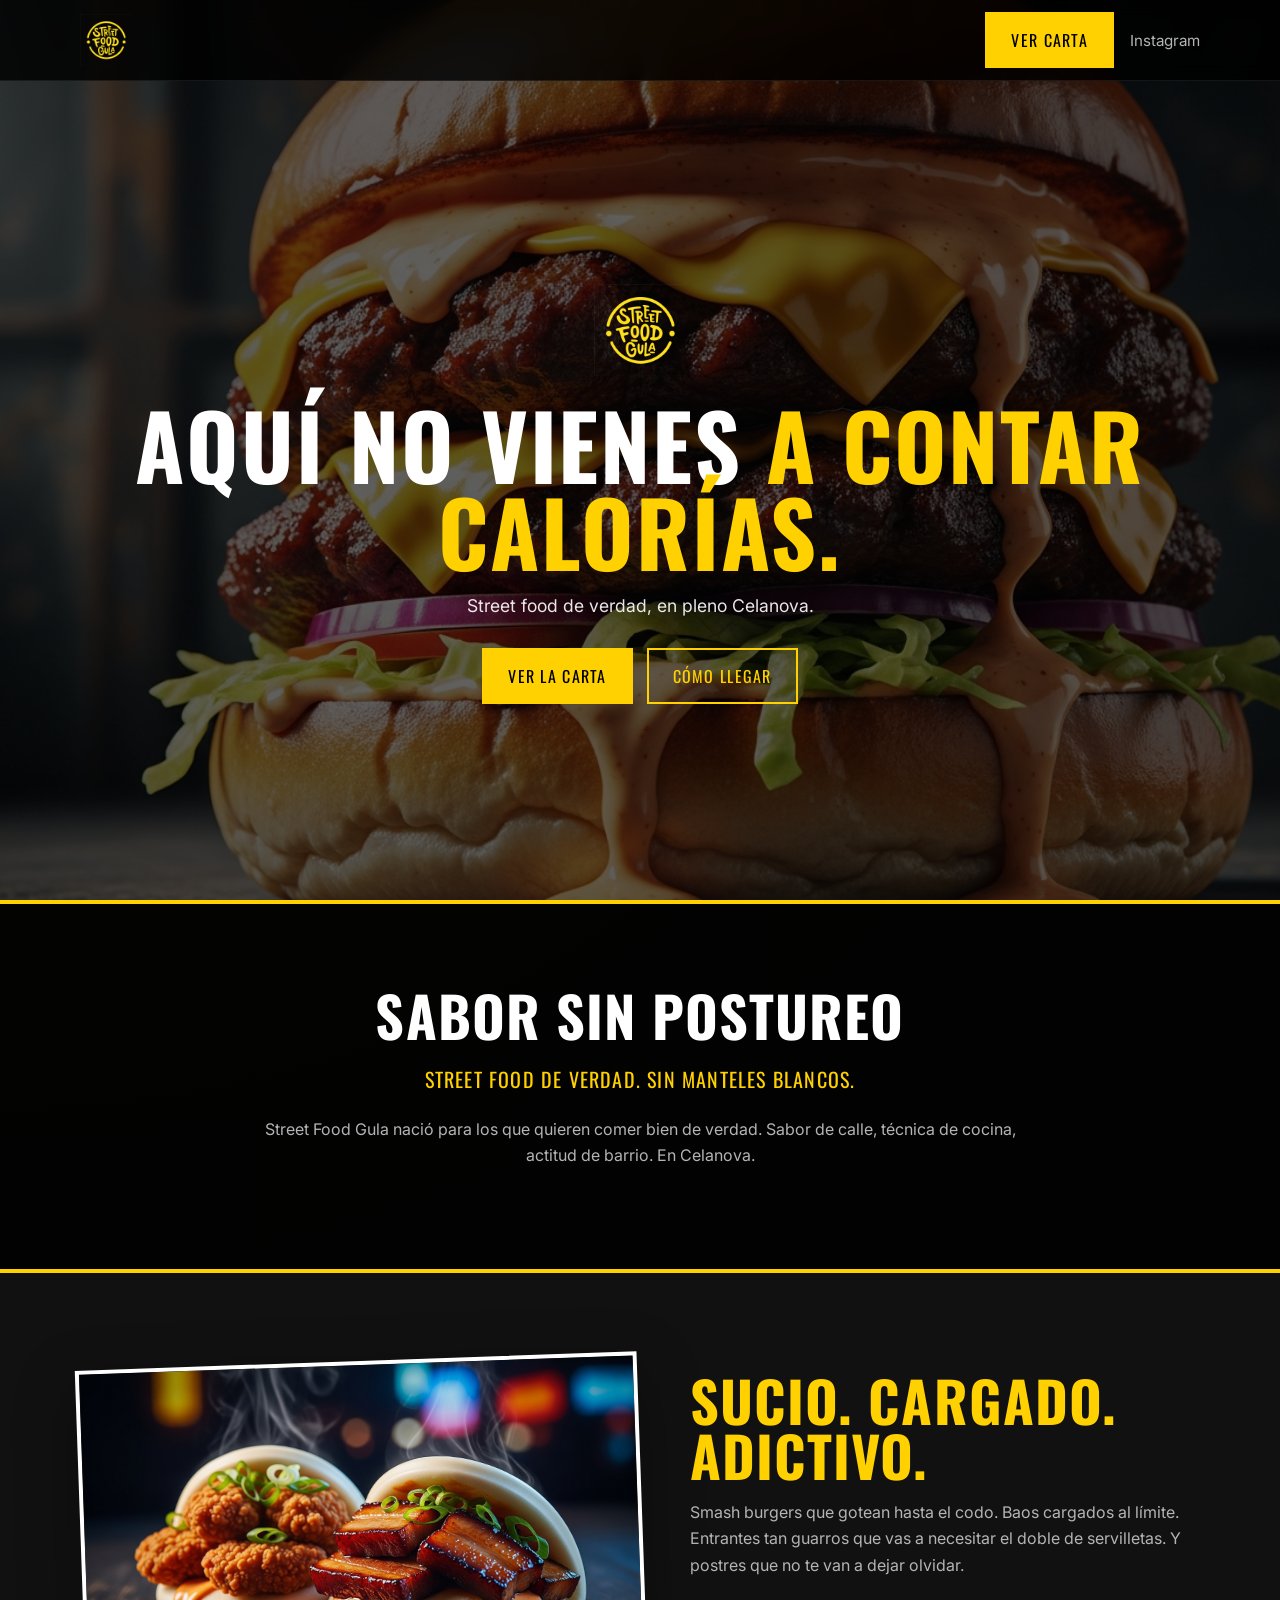
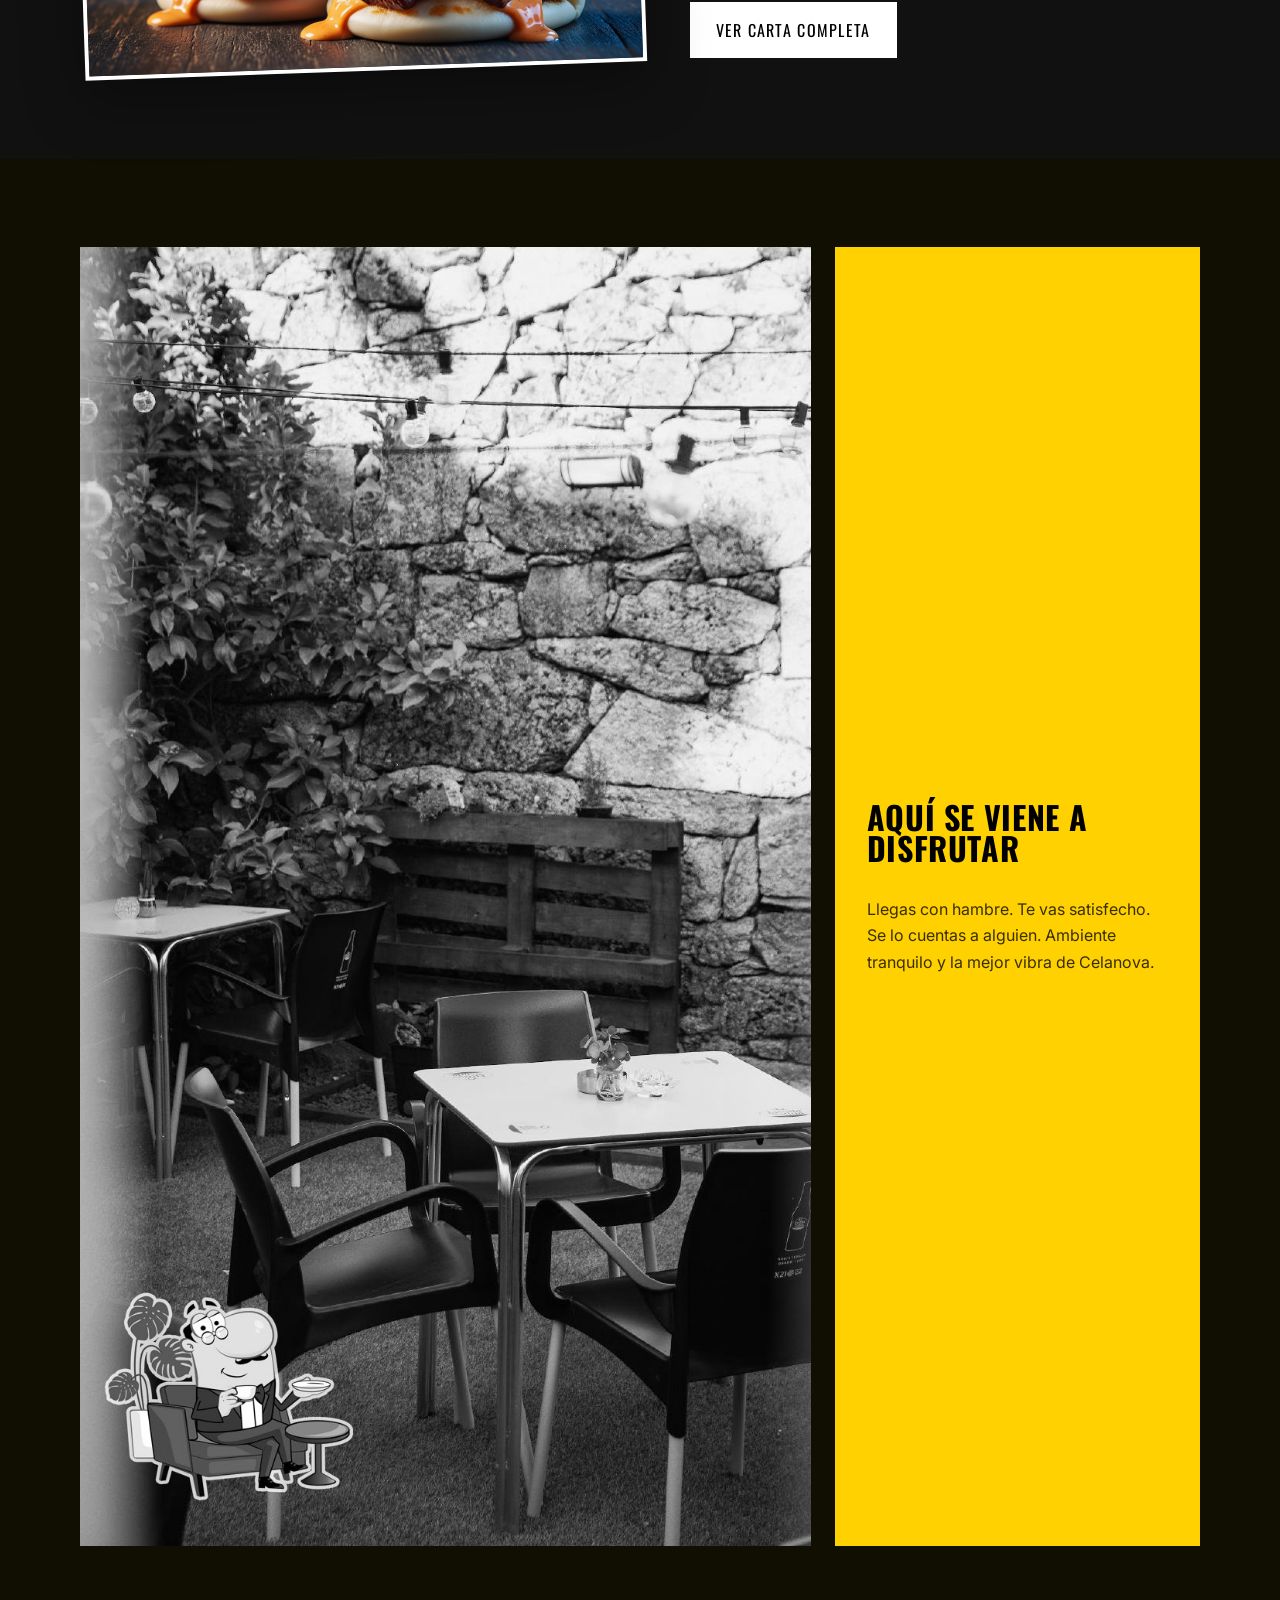
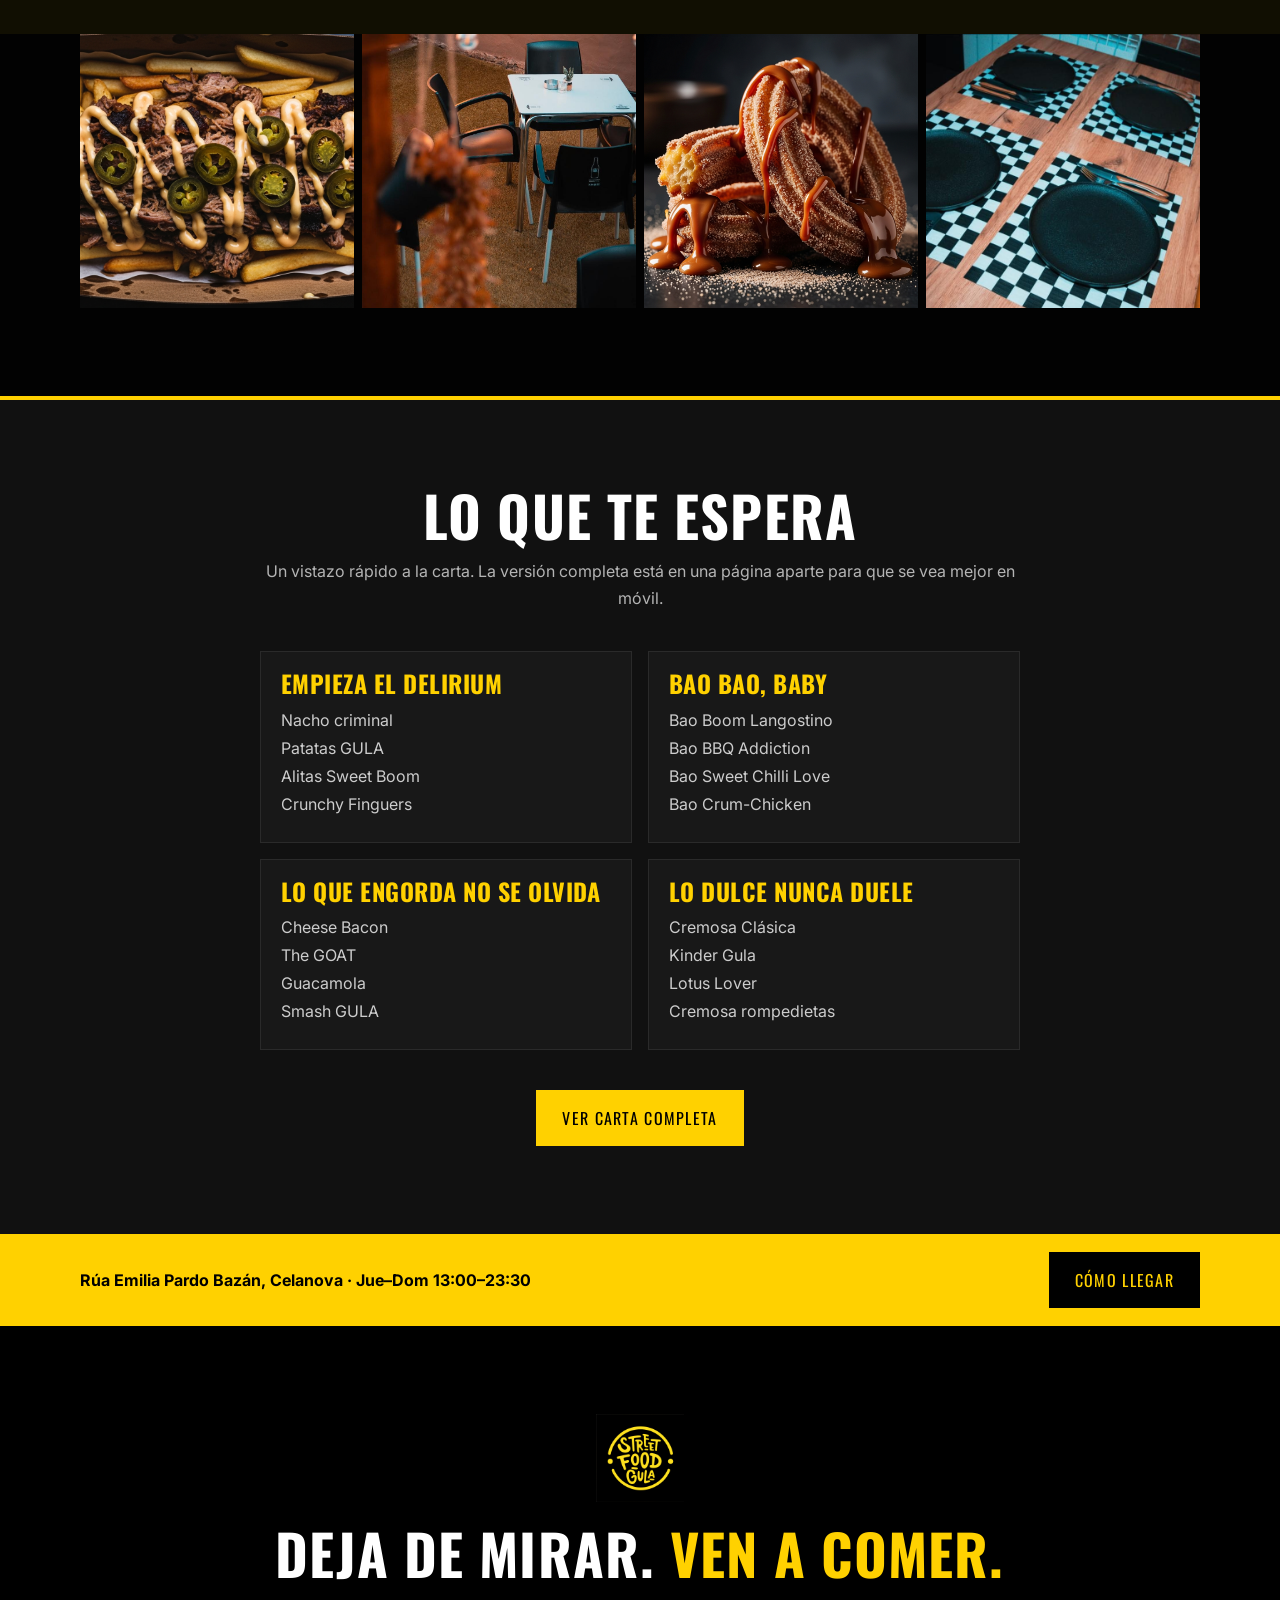
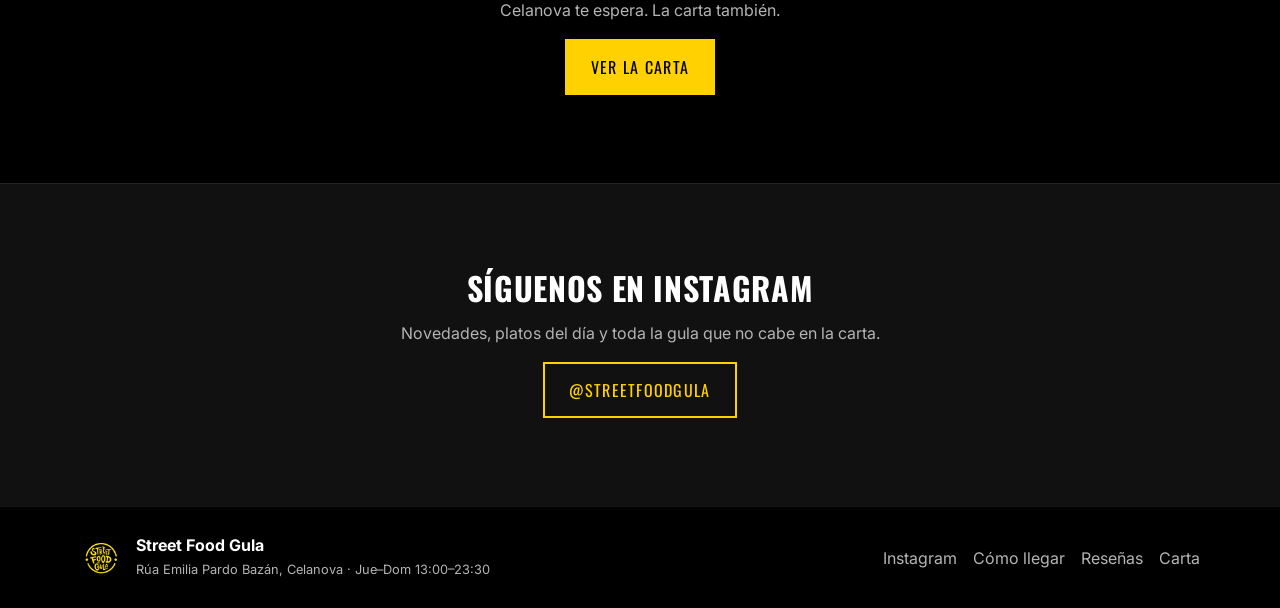
<file: index.html>
<!DOCTYPE html>
<html lang="es">
<head>
  <meta charset="UTF-8" />
  <meta name="viewport" content="width=device-width, initial-scale=1.0" />
  <link rel="icon" type="image/ico" href="assets/favicon.ico">
  <title>Street Food Gula | Celanova</title>
  <meta name="description" content="Street food de verdad en Celanova. Smash burgers, baos, entrantes y postres con personalidad." />
  <link rel="preconnect" href="https://fonts.googleapis.com">
  <link rel="preconnect" href="https://fonts.gstatic.com" crossorigin>
  <link href="https://fonts.googleapis.com/css2?family=Oswald:wght@400;500;700&family=Inter:wght@400;500;600;700&display=swap" rel="stylesheet">
  <link rel="stylesheet" href="styles.css" />
</head>
<body>
  <header class="site-header">
    <div class="container nav-wrap">
      <a href="index.html" class="brand"><img src="assets/logo.png" alt="Street Food Gula"></a>
      <nav class="nav-links">
        <a href="menu.html" class="btn btn-yellow">Ver carta</a>
        <a href="https://www.instagram.com/streetfoodgula/" target="_blank" rel="noopener">Instagram</a>
      </nav>
    </div>
  </header>

  <section class="hero">
    <div class="hero-bg">
      <img src="assets/hero-burger.png" alt="Burger Street Food Gula">
    </div>
    <div class="hero-overlay"></div>
    <div class="container hero-content">
      <img class="hero-logo" src="assets/logo.png" alt="Street Food Gula logo">
      <h1>Aquí no vienes <span>a contar calorías.</span></h1>
      <p>Street food de verdad, en pleno Celanova.</p>
      <div class="hero-actions">
        <a href="menu.html" class="btn btn-yellow">Ver la carta</a>
        <a href="https://share.google/LR1T3JtPwgAeuGcsm" target="_blank" rel="noopener" class="btn btn-outline">Cómo llegar</a>
      </div>
    </div>
  </section>

  <section class="intro band-yellow">
    <div class="container narrow centered">
      <h2>Sabor sin postureo</h2>
      <p class="kicker">Street food de verdad. Sin manteles blancos.</p>
      <p>Street Food Gula nació para los que quieren comer bien de verdad. Sabor de calle, técnica de cocina, actitud de barrio. En Celanova.</p>
    </div>
  </section>

  <section class="concept">
    <div class="container split two-col">
      <div class="image-card tilt-left"><img src="assets/bao-buns.png" alt="Bao buns"></div>
      <div class="text-block">
        <h2>Sucio. Cargado. Adictivo.</h2>
        <p>Smash burgers que gotean hasta el codo. Baos cargados al límite. Entrantes tan guarros que vas a necesitar el doble de servilletas. Y postres que no te van a dejar olvidar.</p>
        <a href="menu.html" class="btn btn-white">Ver carta completa</a>
      </div>
    </div>
  </section>

  <section class="venue">
    <div class="container grid-venue">
      <div class="wide-photo"><img src="assets/terrace.jpg" alt="Terraza Street Food Gula"></div>
      <div class="venue-card">
        <h3>Aquí se viene a disfrutar</h3>
        <p>Llegas con hambre. Te vas satisfecho. Se lo cuentas a alguien. Ambiente tranquilo y la mejor vibra de Celanova.</p>
      </div>
    </div>
  </section>

  <section class="gallery container">
    <div class="gallery-grid">
      <img src="assets/loaded-fries.png" alt="Patatas cargadas">
      <img src="assets/outdoor.jpg" alt="Exterior Street Food Gula">
      <img src="assets/dessert.png" alt="Postre Street Food Gula">
      <img src="assets/interior.jpg" alt="Interior Street Food Gula">
    </div>
  </section>

  <section class="menu-preview">
    <div class="container narrow centered">
      <h2>Lo que te espera</h2>
      <p class="subtitle">Un vistazo rápido a la carta. La versión completa está en una página aparte para que se vea mejor en móvil.</p>
      <div class="preview-grid">
        <article class="preview-card">
          <h3>Empieza el Delirium</h3>
          <ul>
            <li>Nacho criminal</li>
            <li>Patatas GULA</li>
            <li>Alitas Sweet Boom</li>
            <li>Crunchy Finguers</li>
          </ul>
        </article>
        <article class="preview-card">
          <h3>Bao Bao, Baby</h3>
          <ul>
            <li>Bao Boom Langostino</li>
            <li>Bao BBQ Addiction</li>
            <li>Bao Sweet Chilli Love</li>
            <li>Bao Crum-Chicken</li>
          </ul>
        </article>
        <article class="preview-card">
          <h3>Lo que engorda no se olvida</h3>
          <ul>
            <li>Cheese Bacon</li>
            <li>The GOAT</li>
            <li>Guacamola</li>
            <li>Smash GULA</li>
          </ul>
        </article>
        <article class="preview-card">
          <h3>Lo dulce nunca duele</h3>
          <ul>
            <li>Cremosa Clásica</li>
            <li>Kinder Gula</li>
            <li>Lotus Lover</li>
            <li>Cremosa rompedietas</li>
          </ul>
        </article>
      </div>
      <a href="menu.html" class="btn btn-yellow">Ver carta completa</a>
    </div>
  </section>

  <section class="location-strip">
    <div class="container strip-wrap">
      <p>Rúa Emilia Pardo Bazán, Celanova · Jue–Dom 13:00–23:30</p>
      <a href="https://share.google/LR1T3JtPwgAeuGcsm" target="_blank" rel="noopener" class="btn btn-black">Cómo llegar</a>
    </div>
  </section>

  <section class="cta-final">
    <div class="container narrow centered">
      <img class="footer-logo" src="assets/logo.png" alt="Street Food Gula logo">
      <h2>Deja de mirar. <span>Ven a comer.</span></h2>
      <p>Celanova te espera. La carta también.</p>
      <a href="menu.html" class="btn btn-yellow">Ver la carta</a>
    </div>
  </section>

  <section class="instagram-block">
    <div class="container narrow centered">
      <h3>Síguenos en Instagram</h3>
      <p>Novedades, platos del día y toda la gula que no cabe en la carta.</p>
      <a href="https://www.instagram.com/streetfoodgula/" target="_blank" rel="noopener" class="btn btn-outline-yellow">@streetfoodgula</a>
    </div>
  </section>

  <footer class="site-footer">
    <div class="container footer-wrap">
      <div class="footer-brand">
        <img src="assets/logo.png" alt="Street Food Gula">
        <div>
          <strong>Street Food Gula</strong>
          <p>Rúa Emilia Pardo Bazán, Celanova · Jue–Dom 13:00–23:30</p>
        </div>
      </div>
      <div class="footer-links">
        <a href="https://www.instagram.com/streetfoodgula/" target="_blank" rel="noopener">Instagram</a>
        <a href="https://share.google/LR1T3JtPwgAeuGcsm" target="_blank" rel="noopener">Cómo llegar</a>
        <a href="https://share.google/LR1T3JtPwgAeuGcsm" target="_blank" rel="noopener">Reseñas</a>
        <a href="menu.html">Carta</a>
      </div>
    </div>
  </footer>
</body>
</html>
</file>
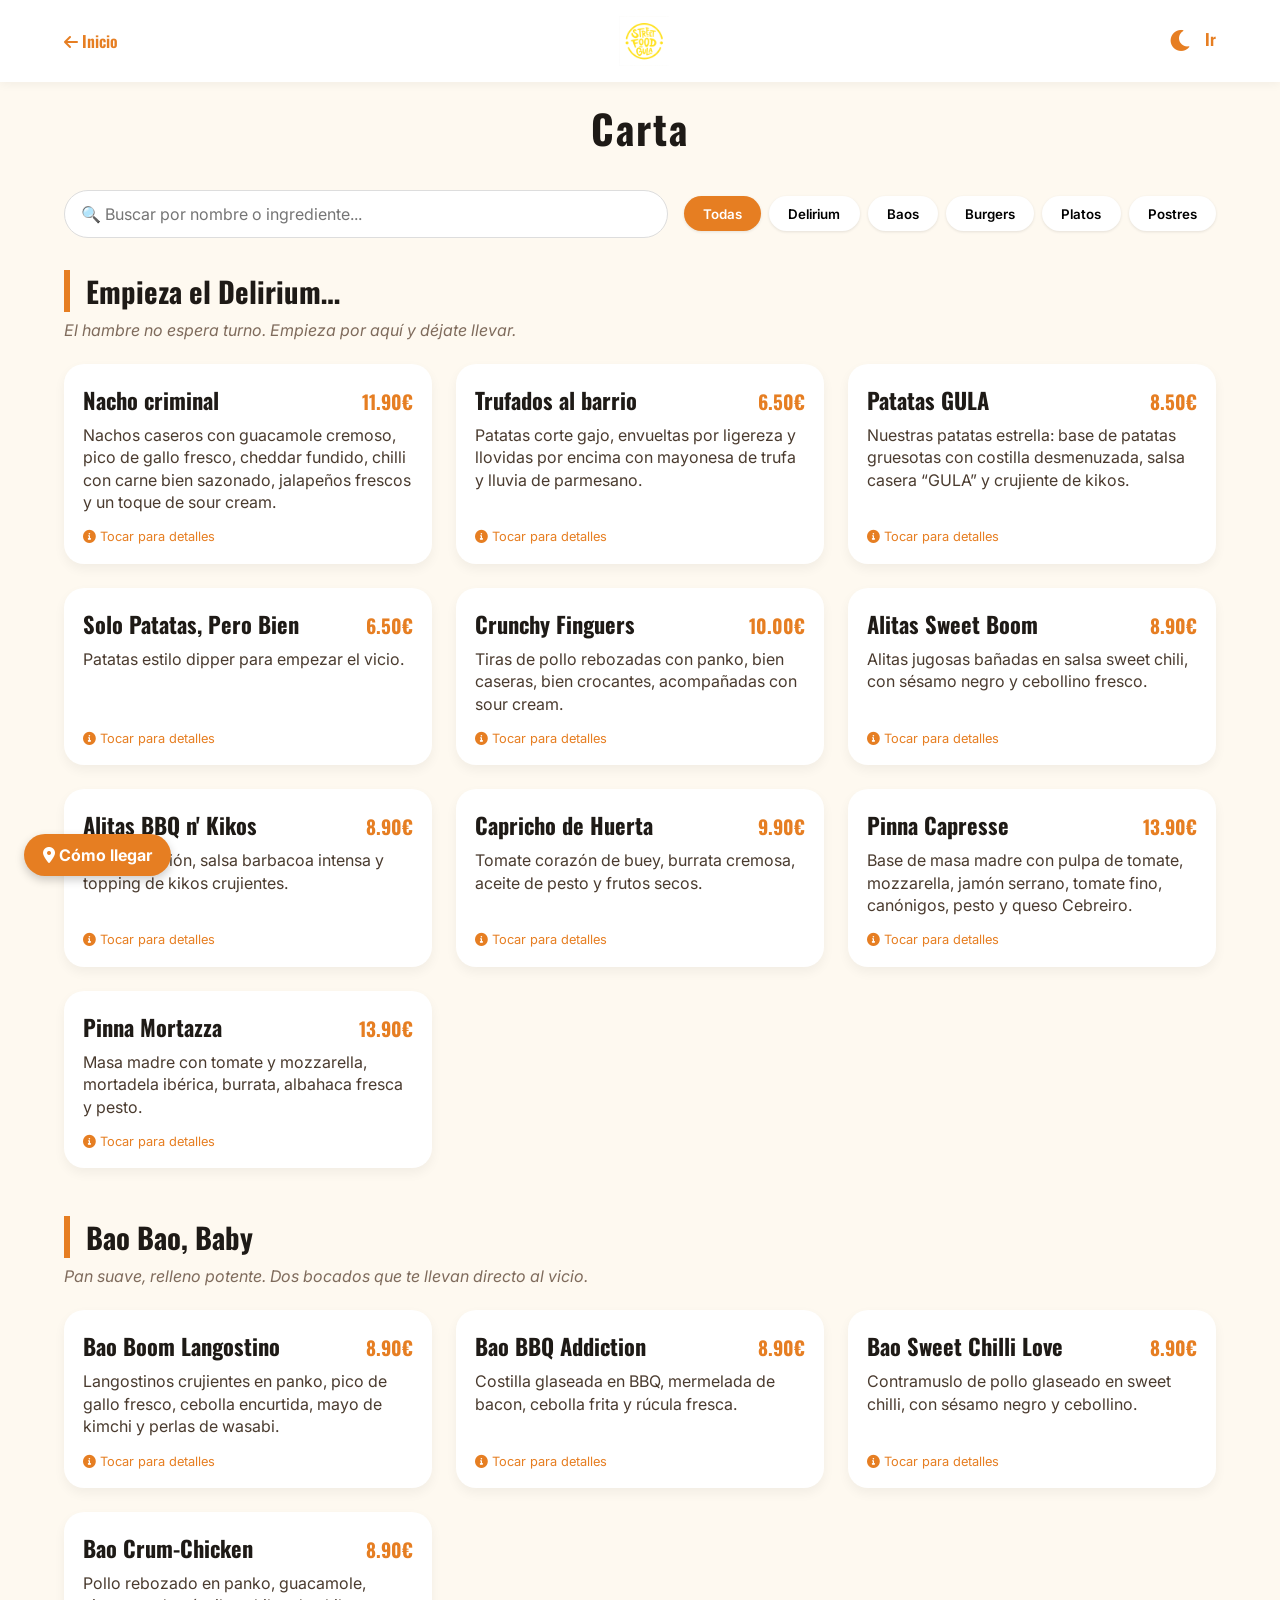
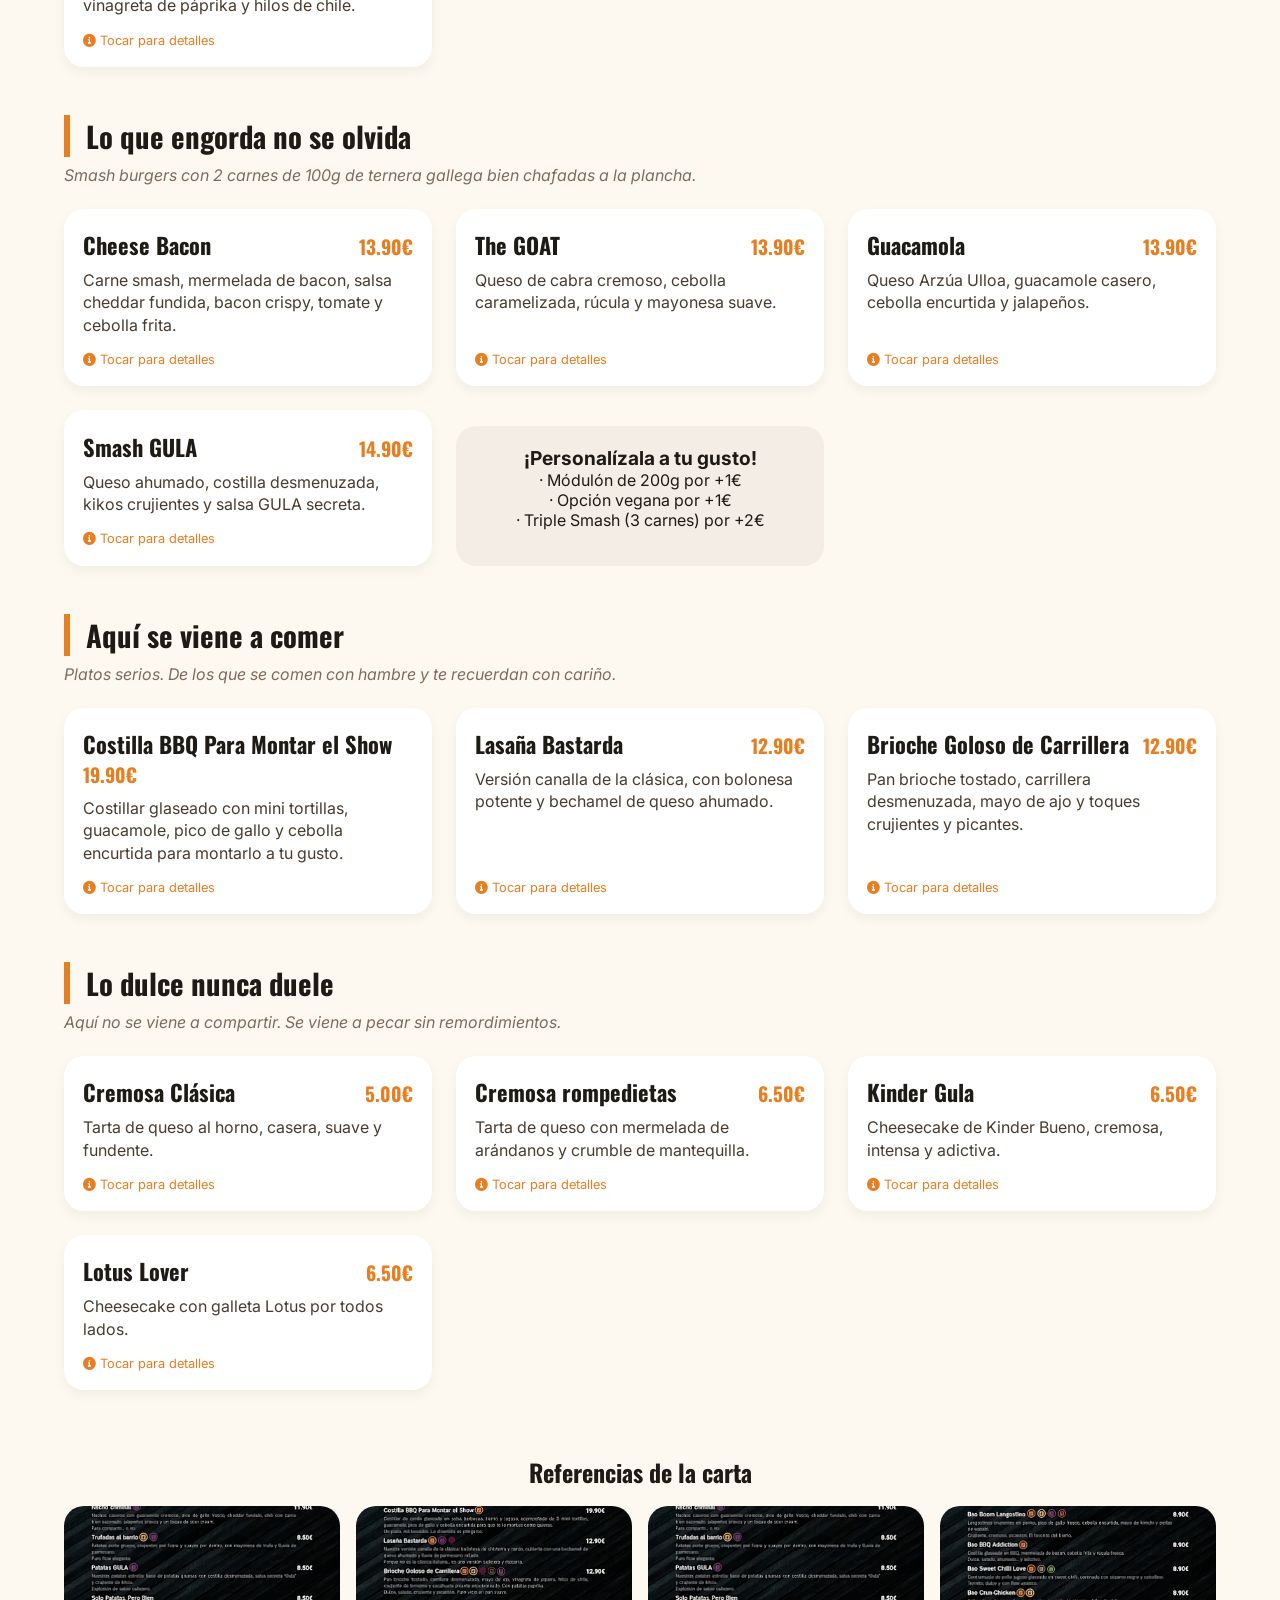
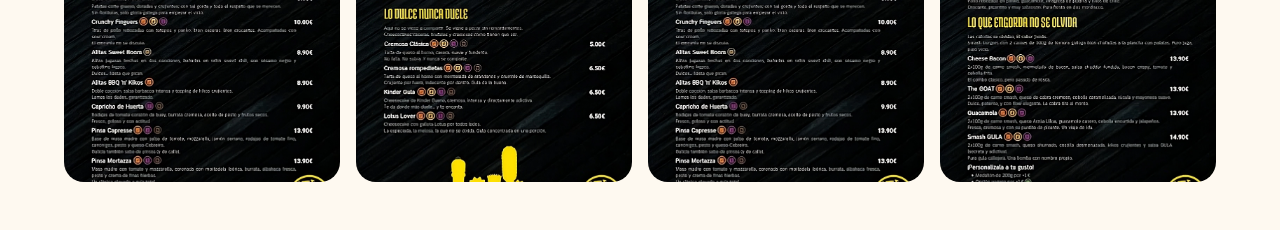
<file: menu.html>
<!DOCTYPE html>
<html lang="es">
<head>
  <meta charset="UTF-8" />
  <meta name="viewport" content="width=device-width, initial-scale=1.0, user-scalable=yes" />
  <title>Carta | Street Food Gula</title>
  <!-- Google Fonts + Font Awesome -->
  <link rel="preconnect" href="https://fonts.googleapis.com">
  <link rel="preconnect" href="https://fonts.gstatic.com" crossorigin>
  <link href="https://fonts.googleapis.com/css2?family=Oswald:wght@400;500;700&family=Inter:wght@400;500;600;700&display=swap" rel="stylesheet">
  <link rel="stylesheet" href="https://cdnjs.cloudflare.com/ajax/libs/font-awesome/6.0.0-beta3/css/all.min.css">
  <style>
    * {
      margin: 0;
      padding: 0;
      box-sizing: border-box;
    }

    body {
      font-family: 'Inter', sans-serif;
      background-color: #fef9f0;
      color: #1e1a16;
      transition: background-color 0.3s, color 0.2s;
      scroll-behavior: smooth;
    }

    /* Modo oscuro */
    body.dark {
      background-color: #121212;
      color: #f0e6d8;
    }

    body.dark .menu-header,
    body.dark .floating-cta,
    body.dark .category-filter button,
    body.dark .card,
    body.dark .extra-box,
    body.dark .menu-gallery {
      background-color: #1e1e1e;
      color: #f0e6d8;
      border-color: #333;
    }

    body.dark .card {
      background: #2a2a2a;
    }

    body.dark .search-box input {
      background: #2a2a2a;
      color: #fff;
      border-color: #444;
    }

    body.dark .category-filter button.active {
      background-color: #e67e22;
      color: white;
    }

    /* Header */
    .menu-header {
      display: flex;
      justify-content: space-between;
      align-items: center;
      padding: 1rem 5%;
      background-color: #ffffff;
      box-shadow: 0 2px 10px rgba(0,0,0,0.05);
      flex-wrap: wrap;
      gap: 1rem;
      position: sticky;
      top: 0;
      z-index: 100;
    }

    .menu-header img {
      height: 50px;
      object-fit: contain;
    }

    .back-link {
      text-decoration: none;
      font-weight: 600;
      color: #e67e22;
      font-family: 'Oswald', sans-serif;
    }

    .theme-toggle {
      background: none;
      border: none;
      font-size: 1.5rem;
      cursor: pointer;
      color: #e67e22;
    }

    /* layout principal */
    .container {
      max-width: 1300px;
      margin: 0 auto;
      padding: 1rem 5% 3rem;
    }

    .menu-top {
      text-align: center;
      margin-bottom: 2rem;
    }

    .menu-top h1 {
      font-family: 'Oswald', sans-serif;
      font-size: 2.5rem;
      letter-spacing: 2px;
    }

    /* buscador y filtros */
    .controls {
      display: flex;
      flex-wrap: wrap;
      justify-content: space-between;
      align-items: center;
      gap: 1rem;
      margin-bottom: 2rem;
    }

    .search-box {
      flex: 2;
      min-width: 200px;
    }

    .search-box input {
      width: 100%;
      padding: 0.8rem 1rem;
      border-radius: 50px;
      border: 1px solid #ddd;
      font-size: 1rem;
      font-family: 'Inter', sans-serif;
      outline: none;
      transition: 0.2s;
    }

    .search-box input:focus {
      border-color: #e67e22;
    }

    .category-filter {
      display: flex;
      flex-wrap: wrap;
      gap: 0.5rem;
      justify-content: center;
    }

    .category-filter button {
      background: white;
      border: none;
      padding: 0.6rem 1.2rem;
      border-radius: 40px;
      font-weight: 600;
      font-family: 'Inter', sans-serif;
      cursor: pointer;
      transition: 0.2s;
      box-shadow: 0 1px 3px rgba(0,0,0,0.1);
    }

    .category-filter button.active {
      background-color: #e67e22;
      color: white;
    }

    /* grid de categorías */
    .category-section {
      margin-bottom: 3rem;
      scroll-margin-top: 90px;
    }

    .category-title {
      font-family: 'Oswald', sans-serif;
      font-size: 1.8rem;
      border-left: 6px solid #e67e22;
      padding-left: 1rem;
      margin-bottom: 0.5rem;
    }

    .category-note {
      font-style: italic;
      margin-bottom: 1.5rem;
      color: #7f6b5c;
    }
    body.dark .category-note {
      color: #bbaa99;
    }

    .cards-grid {
      display: grid;
      grid-template-columns: 1fr;
      gap: 1.5rem;
    }

    .card {
      background: white;
      border-radius: 20px;
      padding: 1.2rem;
      box-shadow: 0 5px 12px rgba(0,0,0,0.05);
      transition: transform 0.2s ease, box-shadow 0.2s;
      cursor: pointer;
      display: flex;
      flex-direction: column;
      justify-content: space-between;
    }

    .card:hover {
      transform: translateY(-5px);
      box-shadow: 0 15px 25px rgba(0,0,0,0.1);
    }

    .card h3 {
      font-family: 'Oswald', sans-serif;
      font-size: 1.4rem;
      margin-bottom: 0.5rem;
      display: flex;
      justify-content: space-between;
      align-items: baseline;
      flex-wrap: wrap;
    }

    .card .price {
      font-weight: 800;
      color: #e67e22;
      font-size: 1.2rem;
    }

    .card p {
      color: #4a3b2f;
      line-height: 1.4;
      margin: 0.5rem 0;
    }
    body.dark .card p {
      color: #cfc5b8;
    }

    .extra-box {
      background: #f3ede5;
      border-radius: 20px;
      padding: 1.2rem;
      margin-top: 1rem;
      text-align: center;
    }
    .extra-title {
      font-weight: bold;
      font-size: 1.2rem;
    }

    /* galería */
    .menu-gallery {
      margin-top: 4rem;
      text-align: center;
    }
    .menu-gallery h2 {
      font-family: 'Oswald', sans-serif;
      margin-bottom: 1rem;
    }
    .menu-gallery-grid {
      display: grid;
      grid-template-columns: repeat(auto-fit, minmax(200px, 1fr));
      gap: 1rem;
    }
    .menu-gallery-grid img {
      width: 100%;
      border-radius: 20px;
      object-fit: cover;
      aspect-ratio: 1 / 1;
    }

    /* botón flotante volver arriba */
    .go-top {
      position: fixed;
      bottom: 2rem;
      right: 1.5rem;
      background-color: #e67e22;
      color: white;
      width: 48px;
      height: 48px;
      border-radius: 50%;
      display: flex;
      align-items: center;
      justify-content: center;
      font-size: 1.6rem;
      cursor: pointer;
      opacity: 0;
      visibility: hidden;
      transition: 0.2s;
      z-index: 99;
      box-shadow: 0 4px 12px rgba(0,0,0,0.2);
    }
    .go-top.show {
      opacity: 1;
      visibility: visible;
    }

    /* modal */
    .modal {
      display: none;
      position: fixed;
      top: 0;
      left: 0;
      width: 100%;
      height: 100%;
      background-color: rgba(0,0,0,0.8);
      z-index: 1000;
      justify-content: center;
      align-items: center;
    }
    .modal-content {
      background: white;
      max-width: 450px;
      width: 90%;
      border-radius: 28px;
      padding: 1.8rem;
      position: relative;
      animation: fadeInUp 0.2s;
    }
    body.dark .modal-content {
      background: #2a2a2a;
      color: #f0e6d8;
    }
    .modal-content h3 {
      font-size: 1.8rem;
      margin-bottom: 0.5rem;
    }
    .allergens {
      display: flex;
      gap: 0.8rem;
      margin: 1rem 0;
      font-size: 1.2rem;
    }
    .close-modal {
      position: absolute;
      top: 12px;
      right: 20px;
      font-size: 1.8rem;
      cursor: pointer;
    }
    @keyframes fadeInUp {
      from { opacity: 0; transform: translateY(20px);}
      to { opacity: 1; transform: translateY(0);}
    }
    .floating-cta {
      position: fixed;
      bottom: 1.5rem;
      left: 1.5rem;
      background: #e67e22;
      color: white;
      padding: 0.7rem 1.2rem;
      border-radius: 40px;
      text-decoration: none;
      font-weight: bold;
      z-index: 99;
      box-shadow: 0 4px 10px rgba(0,0,0,0.2);
    }
    @media (max-width: 768px) {
      .cards-grid {
        grid-template-columns: 1fr;
      }
      .category-filter button {
        padding: 0.4rem 1rem;
        font-size: 0.8rem;
      }
      .menu-header {
        flex-direction: row;
        justify-content: space-between;
      }
      .category-title {
        font-size: 1.5rem;
      }
    }
    @media (min-width: 768px) {
      .cards-grid {
        grid-template-columns: repeat(2, 1fr);
      }
    }
    @media (min-width: 1024px) {
      .cards-grid {
        grid-template-columns: repeat(3, 1fr);
      }
    }
    .no-results {
      text-align: center;
      padding: 3rem;
      font-size: 1.2rem;
    }
  </style>
</head>
<body class="menu-page">
  <header class="menu-header">
    <a href="index.html" class="back-link"><i class="fas fa-arrow-left"></i> Inicio</a>
    <img src="assets/logo.png" alt="Street Food Gula">
    <div style="display: flex; gap: 12px;">
      <button class="theme-toggle" id="darkModeToggle" aria-label="Modo oscuro"><i class="fas fa-moon"></i></button>
      <a href="https://share.google/LR1T3JtPwgAeuGcsm" target="_blank" class="back-link">Ir</a>
    </div>
  </header>

  <main class="container">
    <div class="menu-top">
      <h1>Carta</h1>
    </div>

    <div class="controls">
      <div class="search-box">
        <input type="text" id="searchInput" placeholder="🔍 Buscar por nombre o ingrediente..." autocomplete="off">
      </div>
      <div class="category-filter" id="filterButtons">
        <button data-cat="all" class="active">Todas</button>
        <button data-cat="Empieza el Delirium…">Delirium</button>
        <button data-cat="Bao Bao, Baby">Baos</button>
        <button data-cat="Lo que engorda no se olvida">Burgers</button>
        <button data-cat="Aquí se viene a comer">Platos</button>
        <button data-cat="Lo dulce nunca duele">Postres</button>
      </div>
    </div>

    <div id="categoriesContainer"></div>

    <section class="menu-gallery">
      <h2>Referencias de la carta</h2>
      <div class="menu-gallery-grid">
        <img src="assets/menu1.webp" alt="Carta Street Food Gula 1">
        <img src="assets/menu2.webp" alt="Carta Street Food Gula 2">
        <img src="assets/menu3.webp" alt="Carta Street Food Gula 3">
        <img src="assets/menu4.webp" alt="Carta Street Food Gula 4">
      </div>
    </section>
  </main>

  <a href="https://share.google/LR1T3JtPwgAeuGcsm" target="_blank" rel="noopener" class="floating-cta"><i class="fas fa-map-marker-alt"></i> Cómo llegar</a>
  <div class="go-top" id="goTopBtn"><i class="fas fa-chevron-up"></i></div>

  <!-- Modal estructura -->
  <div id="dishModal" class="modal">
    <div class="modal-content">
      <span class="close-modal">&times;</span>
      <h3 id="modalTitle"></h3>
      <p id="modalDesc"></p>
      <p><strong id="modalPrice"></strong></p>
      <div class="allergens" id="modalAllergens"></div>
    </div>
  </div>

  <script>
    // DATOS EXTRAÍDOS Y ESTRUCTURADOS desde el HTML original
    const categoriesData = [
      { name: "Empieza el Delirium…", note: "El hambre no espera turno. Empieza por aquí y déjate llevar.", items: [
        { name: "Nacho criminal", desc: "Nachos caseros con guacamole cremoso, pico de gallo fresco, cheddar fundido, chilli con carne bien sazonado, jalapeños frescos y un toque de sour cream.", price: "11.90€" },
        { name: "Trufados al barrio", desc: "Patatas corte gajo, envueltas por ligereza y llovidas por encima con mayonesa de trufa y lluvia de parmesano.", price: "6.50€" },
        { name: "Patatas GULA", desc: "Nuestras patatas estrella: base de patatas gruesotas con costilla desmenuzada, salsa casera “GULA” y crujiente de kikos.", price: "8.50€" },
        { name: "Solo Patatas, Pero Bien", desc: "Patatas estilo dipper para empezar el vicio.", price: "6.50€" },
        { name: "Crunchy Finguers", desc: "Tiras de pollo rebozadas con panko, bien caseras, bien crocantes, acompañadas con sour cream.", price: "10.00€" },
        { name: "Alitas Sweet Boom", desc: "Alitas jugosas bañadas en salsa sweet chili, con sésamo negro y cebollino fresco.", price: "8.90€" },
        { name: "Alitas BBQ n' Kikos", desc: "Doble cocción, salsa barbacoa intensa y topping de kikos crujientes.", price: "8.90€" },
        { name: "Capricho de Huerta", desc: "Tomate corazón de buey, burrata cremosa, aceite de pesto y frutos secos.", price: "9.90€" },
        { name: "Pinna Capresse", desc: "Base de masa madre con pulpa de tomate, mozzarella, jamón serrano, tomate fino, canónigos, pesto y queso Cebreiro.", price: "13.90€" },
        { name: "Pinna Mortazza", desc: "Masa madre con tomate y mozzarella, mortadela ibérica, burrata, albahaca fresca y pesto.", price: "13.90€" }
      ]},
      { name: "Bao Bao, Baby", note: "Pan suave, relleno potente. Dos bocados que te llevan directo al vicio.", items: [
        { name: "Bao Boom Langostino", desc: "Langostinos crujientes en panko, pico de gallo fresco, cebolla encurtida, mayo de kimchi y perlas de wasabi.", price: "8.90€" },
        { name: "Bao BBQ Addiction", desc: "Costilla glaseada en BBQ, mermelada de bacon, cebolla frita y rúcula fresca.", price: "8.90€" },
        { name: "Bao Sweet Chilli Love", desc: "Contramuslo de pollo glaseado en sweet chilli, con sésamo negro y cebollino.", price: "8.90€" },
        { name: "Bao Crum-Chicken", desc: "Pollo rebozado en panko, guacamole, vinagreta de páprika y hilos de chile.", price: "8.90€" }
      ]},
      { name: "Lo que engorda no se olvida", note: "Smash burgers con 2 carnes de 100g de ternera gallega bien chafadas a la plancha.", items: [
        { name: "Cheese Bacon", desc: "Carne smash, mermelada de bacon, salsa cheddar fundida, bacon crispy, tomate y cebolla frita.", price: "13.90€" },
        { name: "The GOAT", desc: "Queso de cabra cremoso, cebolla caramelizada, rúcula y mayonesa suave.", price: "13.90€" },
        { name: "Guacamola", desc: "Queso Arzúa Ulloa, guacamole casero, cebolla encurtida y jalapeños.", price: "13.90€" },
        { name: "Smash GULA", desc: "Queso ahumado, costilla desmenuzada, kikos crujientes y salsa GULA secreta.", price: "14.90€" }
      ], extra: { title: "¡Personalízala a tu gusto!", lines: ["· Módulón de 200g por +1€", "· Opción vegana por +1€", "· Triple Smash (3 carnes) por +2€"] } },
      { name: "Aquí se viene a comer", note: "Platos serios. De los que se comen con hambre y te recuerdan con cariño.", items: [
        { name: "Costilla BBQ Para Montar el Show", desc: "Costillar glaseado con mini tortillas, guacamole, pico de gallo y cebolla encurtida para montarlo a tu gusto.", price: "19.90€" },
        { name: "Lasaña Bastarda", desc: "Versión canalla de la clásica, con bolonesa potente y bechamel de queso ahumado.", price: "12.90€" },
        { name: "Brioche Goloso de Carrillera", desc: "Pan brioche tostado, carrillera desmenuzada, mayo de ajo y toques crujientes y picantes.", price: "12.90€" }
      ]},
      { name: "Lo dulce nunca duele", note: "Aquí no se viene a compartir. Se viene a pecar sin remordimientos.", items: [
        { name: "Cremosa Clásica", desc: "Tarta de queso al horno, casera, suave y fundente.", price: "5.00€" },
        { name: "Cremosa rompedietas", desc: "Tarta de queso con mermelada de arándanos y crumble de mantequilla.", price: "6.50€" },
        { name: "Kinder Gula", desc: "Cheesecake de Kinder Bueno, cremosa, intensa y adictiva.", price: "6.50€" },
        { name: "Lotus Lover", desc: "Cheesecake con galleta Lotus por todos lados.", price: "6.50€" }
      ]}
    ];

    // Función para generar alérgenos aleatorios pero consistentes (simulados)
    function getAllergensForItem(name) {
      const baseSet = new Set();
      if (name.toLowerCase().includes("queso") || name.toLowerCase().includes("cheddar") || name.toLowerCase().includes("burrata")) baseSet.add("🥛 Lactosa");
      if (name.toLowerCase().includes("gluten") || name.toLowerCase().includes("panko") || name.toLowerCase().includes("masa madre")) baseSet.add("🌾 Gluten");
      if (name.toLowerCase().includes("nuez") || name.toLowerCase().includes("pesto") || name.toLowerCase().includes("frutos secos")) baseSet.add("🥜 Frutos secos");
      if (name.toLowerCase().includes("crustaceo") || name.toLowerCase().includes("langostino")) baseSet.add("🦐 Crustáceos");
      if (baseSet.size === 0) baseSet.add("🌱 Libre de alérgenos comunes");
      if (baseSet.size === 1 && !baseSet.has("🌱 Libre de alérgenos comunes")) baseSet.add("🌾 Posible traza");
      return Array.from(baseSet).slice(0,3);
    }

    let activeCategory = "all";
    let searchTerm = "";

    function renderCards() {
      const container = document.getElementById("categoriesContainer");
      if (!container) return;
      let html = "";
      for (let cat of categoriesData) {
        // filtrar por categoría activa
        if (activeCategory !== "all" && activeCategory !== cat.name) continue;
        
        let filteredItems = cat.items.filter(item => 
          item.name.toLowerCase().includes(searchTerm.toLowerCase()) || 
          item.desc.toLowerCase().includes(searchTerm.toLowerCase())
        );
        
        if (filteredItems.length === 0 && (!cat.extra || filterExtraBySearch(cat, searchTerm) === false)) {
          if (searchTerm !== "") continue; // No mostrar categoría vacía
        }
        
        html += `<div class="category-section" data-cat="${cat.name}">`;
        html += `<h2 class="category-title">${cat.name}</h2>`;
        html += `<p class="category-note">${cat.note}</p>`;
        html += `<div class="cards-grid">`;
        
        for (let item of filteredItems) {
          html += `
            <div class="card" data-name="${item.name}" data-desc="${escapeHtml(item.desc)}" data-price="${item.price}">
              <div>
                <h3>${item.name} <span class="price">${item.price}</span></h3>
                <p>${item.desc}</p>
              </div>
              <div style="margin-top: 8px; font-size: 0.8rem; color:#e67e22;"><i class="fas fa-info-circle"></i> Tocar para detalles</div>
            </div>
          `;
        }
        // extra box si existe (solo categoria de burgers)
        if (cat.extra && searchTerm === "") {
          html += `<div class="extra-box"><p class="extra-title">${cat.extra.title}</p>`;
          cat.extra.lines.forEach(line => { html += `<p>${line}</p>`; });
          html += `</div>`;
        }
        html += `</div></div>`;
      }
      if (html === "") html = `<div class="no-results">🍽️ No encontramos ningún plato con "${searchTerm}"</div>`;
      container.innerHTML = html;
      attachCardEvents();
    }

    function filterExtraBySearch(cat, term) {
      if (!cat.extra) return false;
      return cat.extra.title.toLowerCase().includes(term) || cat.extra.lines.some(l => l.toLowerCase().includes(term));
    }

    function escapeHtml(str) {
      return str.replace(/[&<>]/g, function(m) {
        if (m === '&') return '&amp;';
        if (m === '<') return '&lt;';
        if (m === '>') return '&gt;';
        return m;
      });
    }

    function attachCardEvents() {
      document.querySelectorAll('.card').forEach(card => {
        card.removeEventListener('click', cardClickHandler);
        card.addEventListener('click', cardClickHandler);
      });
    }

    function cardClickHandler(e) {
      const name = this.dataset.name;
      const desc = this.dataset.desc;
      const price = this.dataset.price;
      const allergens = getAllergensForItem(name);
      document.getElementById('modalTitle').innerText = name;
      document.getElementById('modalDesc').innerText = desc;
      document.getElementById('modalPrice').innerHTML = `Precio: ${price}`;
      const allergensDiv = document.getElementById('modalAllergens');
      allergensDiv.innerHTML = allergens.map(a => `<span style="background:#f0e6d8; padding:4px 12px; border-radius:30px;">${a}</span>`).join('');
      if (document.body.classList.contains('dark')) {
        document.querySelectorAll('#modalAllergens span').forEach(s => s.style.background = '#3a3a3a');
      }
      document.getElementById('dishModal').style.display = 'flex';
    }

    // filtros y búsqueda
    function updateFiltersAndRender() {
      renderCards();
    }

    document.getElementById('searchInput').addEventListener('input', (e) => {
      searchTerm = e.target.value;
      updateFiltersAndRender();
    });

    const filterBtns = document.querySelectorAll('#filterButtons button');
    filterBtns.forEach(btn => {
      btn.addEventListener('click', () => {
        const catValue = btn.getAttribute('data-cat');
        activeCategory = catValue;
        filterBtns.forEach(b => b.classList.remove('active'));
        btn.classList.add('active');
        updateFiltersAndRender();
      });
    });

    // modal eventos
    const modal = document.getElementById('dishModal');
    const closeModal = document.querySelector('.close-modal');
    closeModal.addEventListener('click', () => modal.style.display = 'none');
    window.addEventListener('click', (e) => { if (e.target === modal) modal.style.display = 'none'; });
    document.addEventListener('keydown', (e) => { if (e.key === 'Escape' && modal.style.display === 'flex') modal.style.display = 'none'; });

    // botón volver arriba
    const goTopBtn = document.getElementById('goTopBtn');
    window.addEventListener('scroll', () => {
      if (window.scrollY > 300) goTopBtn.classList.add('show');
      else goTopBtn.classList.remove('show');
    });
    goTopBtn.addEventListener('click', () => window.scrollTo({ top: 0, behavior: 'smooth' }));

    // Modo oscuro localStorage
    const darkToggle = document.getElementById('darkModeToggle');
    const isDark = localStorage.getItem('gulaDark') === 'true';
    if (isDark) document.body.classList.add('dark');
    darkToggle.addEventListener('click', () => {
      document.body.classList.toggle('dark');
      localStorage.setItem('gulaDark', document.body.classList.contains('dark'));
      // re-aplicar estilo de alergenos en modal si está abierto
      if (modal.style.display === 'flex') {
        const spans = document.querySelectorAll('#modalAllergens span');
        if (document.body.classList.contains('dark')) spans.forEach(s => s.style.background = '#3a3a3a');
        else spans.forEach(s => s.style.background = '#f0e6d8');
      }
    });

    // inicializar render
    renderCards();
  </script>
</body>
</html>
</file>
<file: styles.css>
:root {
  --bg: #0b0b0b;
  --panel: #111111;
  --text: #ffffff;
  --muted: #b4b4b4;
  --yellow: #ffd100;
  --border: rgba(255,255,255,0.08);
}
* { box-sizing: border-box; }
html { scroll-behavior: smooth; }
body {
  margin: 0;
  font-family: 'Inter', sans-serif;
  color: var(--text);
  background: linear-gradient(rgba(0,0,0,.82), rgba(0,0,0,.82)), #0b0b0b;
  background-image: linear-gradient(rgba(0,0,0,.86), rgba(0,0,0,.86)), radial-gradient(circle at top left, rgba(255,209,0,.08), transparent 35%);
  overflow-x: hidden;
}
img { max-width: 100%; display: block; }
a { color: inherit; text-decoration: none; }
.container { width: min(1120px, calc(100% - 32px)); margin: 0 auto; }
.narrow { width: min(760px, calc(100% - 32px)); }
.centered { text-align: center; }
h1,h2,h3 {
  font-family: 'Oswald', sans-serif;
  text-transform: uppercase;
  line-height: 0.98;
  letter-spacing: 0.02em;
  margin: 0 0 16px;
  max-width: 100%;
  overflow-wrap: anywhere;
}
h1 { font-size: clamp(2.6rem, 7vw, 5.8rem); }
h2 { font-size: clamp(2rem, 4.8vw, 3.5rem); }
h3 { font-size: clamp(1.4rem, 3vw, 2rem); }
p { line-height: 1.65; color: var(--muted); }
.btn {
  display: inline-flex;
  align-items: center;
  justify-content: center;
  gap: 8px;
  padding: 14px 24px;
  font-family: 'Oswald', sans-serif;
  text-transform: uppercase;
  letter-spacing: .08em;
  border: 2px solid transparent;
  transition: .25s ease;
}
.btn:hover { transform: translateY(-1px); }
.btn-yellow { background: var(--yellow); color: #000; }
.btn-yellow:hover { background: #fff; }
.btn-outline, .btn-outline-yellow { border-color: var(--yellow); color: var(--yellow); }
.btn-outline:hover, .btn-outline-yellow:hover { background: var(--yellow); color: #000; }
.btn-white { background: #fff; color: #000; }
.btn-black { background: #000; color: var(--yellow); }
.site-header {
  position: fixed; top: 0; left: 0; right: 0; z-index: 30;
  background: rgba(0,0,0,.82); backdrop-filter: blur(10px); border-bottom: 1px solid var(--border);
}
.nav-wrap { display: flex; align-items: center; justify-content: space-between; padding: 12px 0; }
.brand img { width: 52px; height: 52px; object-fit: contain; }
.nav-links { display: flex; align-items: center; gap: 16px; }
.nav-links a:not(.btn) { color: var(--muted); font-size: .95rem; }
.hero { position: relative; min-height: 100svh; display: grid; place-items: center; }
.hero-bg, .hero-bg img, .hero-overlay { position: absolute; inset: 0; }
.hero-bg img { width: 100%; height: 100%; object-fit: cover; object-position: center; }
.hero-overlay { background: rgba(0,0,0,.62); }
.hero-content { position: relative; z-index: 2; text-align: center; padding-top: 88px; }
.hero-logo { width: 92px; margin: 0 auto 24px; }
.hero h1 span, .cta-final h2 span { color: var(--yellow); }
.hero p { font-size: 1.1rem; max-width: 560px; margin: 0 auto 28px; color: rgba(255,255,255,.9); }
.hero-actions { display: flex; gap: 14px; justify-content: center; flex-wrap: wrap; }
.band-yellow { padding: 84px 0; border-top: 4px solid var(--yellow); border-bottom: 4px solid var(--yellow); }
.band-yellow .kicker { color: var(--yellow); font-family: 'Oswald', sans-serif; text-transform: uppercase; font-size: 1.25rem; letter-spacing: .06em; }
.concept, .menu-preview, .instagram-block, .cta-final, .venue { padding: 88px 0; }
.concept { background: #111; }
.two-col { display: grid; grid-template-columns: 1.1fr 1fr; gap: 48px; align-items: center; }
.image-card { border: 4px solid #fff; box-shadow: 0 20px 60px rgba(0,0,0,.35); overflow: hidden; }
.tilt-left { transform: rotate(-2deg); }
.text-block h2 { color: var(--yellow); }
.text-block p { margin-bottom: 24px; }
.venue { position: relative; }
.venue::before { content: ''; position: absolute; inset: 0; background: rgba(255,209,0,.06); }
.grid-venue { position: relative; z-index: 1; display: grid; grid-template-columns: 2fr 1fr; gap: 24px; align-items: stretch; }
.wide-photo img { width: 100%; height: 100%; min-height: 360px; object-fit: cover; filter: grayscale(1); transition: .5s ease; }
.wide-photo img:hover { filter: grayscale(0); }
.venue-card { background: var(--yellow); color: #000; padding: 32px; display: flex; flex-direction: column; justify-content: center; }
.venue-card p { color: rgba(0,0,0,.78); }
.gallery { padding: 0 0 88px; }
.gallery-grid { display: grid; grid-template-columns: repeat(4,1fr); gap: 8px; }
.gallery-grid img { width: 100%; aspect-ratio: 1/1; object-fit: cover; }
.menu-preview { background: #111; border-top: 4px solid var(--yellow); }
.subtitle { margin-bottom: 32px; }
.preview-grid { display: grid; grid-template-columns: repeat(2,1fr); gap: 16px; margin: 40px 0; }
.preview-card { border: 1px solid var(--border); background: rgba(255,255,255,.03); padding: 20px; text-align: left; }
.preview-card h3 { color: var(--yellow); margin-bottom: 14px; font-size: clamp(1.25rem,2vw,1.5rem); }
.preview-card ul { margin: 0; padding: 0; list-style: none; }
.preview-card li { color: rgba(255,255,255,.78); margin: 8px 0; }
.location-strip { background: var(--yellow); color: #000; padding: 18px 0; }
.strip-wrap { display: flex; align-items: center; justify-content: space-between; gap: 16px; }
.strip-wrap p { color: #000; margin: 0; font-weight: 700; }
.cta-final { background: #000; }
.footer-logo { width: 88px; margin: 0 auto 24px; }
.instagram-block { background: #111; border-top: 1px solid var(--border); }
.site-footer { background: #000; border-top: 1px solid var(--border); padding: 28px 0; }
.footer-wrap { display: flex; align-items: center; justify-content: space-between; gap: 20px; }
.footer-brand { display: flex; align-items: center; gap: 14px; }
.footer-brand img { width: 42px; height: 42px; object-fit: contain; }
.footer-brand p { margin: 4px 0 0; font-size: .8rem; }
.footer-links { display: flex; flex-wrap: wrap; gap: 16px; color: var(--muted); }

.menu-page { background: #0d0d0d; }
.menu-header {
  position: sticky; top: 0; z-index: 30; display: flex; align-items: center; justify-content: space-between;
  padding: 14px 16px; background: rgba(13,13,13,.94); backdrop-filter: blur(10px); border-bottom: 2px solid var(--yellow);
}
.menu-header img { width: 52px; height: 52px; object-fit: contain; }
.back-link { color: #fff; font-family: 'Oswald', sans-serif; text-transform: uppercase; letter-spacing: .04em; }
.menu-main { padding: 40px 0 96px; }
.menu-top p { margin-bottom: 28px; }
.accordion-item { border-bottom: 1px solid var(--border); }
.accordion-trigger {
  width: 100%; background: transparent; border: 0; color: #fff; cursor: pointer; text-align: left;
  display: flex; justify-content: space-between; align-items: center; padding: 22px 0; font-family: 'Oswald', sans-serif;
  text-transform: uppercase; font-size: clamp(1.5rem, 4vw, 2.5rem);
}
.accordion-trigger span { color: var(--yellow); font-size: 2rem; }
.accordion-content { display: none; padding: 0 0 24px; }
.accordion-item.open .accordion-content { display: block; }
.accordion-item.open .accordion-trigger { color: var(--yellow); }
.menu-note { font-style: italic; font-size: .95rem; margin-bottom: 18px; }
.menu-item {
  display: grid; grid-template-columns: 1fr auto; gap: 16px; align-items: start;
  padding: 18px 0; border-top: 1px solid rgba(255,255,255,.05);
}
.menu-item h3 { font-size: clamp(1.15rem, 3vw, 1.6rem); margin-bottom: 6px; }
.menu-item p { font-size: .95rem; margin: 0; }
.menu-item strong { font-family: 'Oswald', sans-serif; color: var(--yellow); font-size: clamp(1.2rem, 3vw, 1.6rem); white-space: nowrap; }
.extra-box { margin-top: 16px; padding: 16px; background: rgba(255,209,0,.08); border-top: 1px solid rgba(255,209,0,.3); }
.extra-title { color: var(--yellow); font-family: 'Oswald', sans-serif; text-transform: uppercase; }
.menu-gallery { padding-top: 56px; }
.menu-gallery-grid { display: grid; grid-template-columns: repeat(2,1fr); gap: 16px; }
.menu-gallery-grid img { width: 100%; border: 1px solid var(--border); border-radius: 10px; }
.floating-cta {
  position: fixed; right: 16px; bottom: 16px; z-index: 40; background: var(--yellow); color: #000;
  padding: 14px 18px; font-family: 'Oswald', sans-serif; text-transform: uppercase; letter-spacing: .05em;
  box-shadow: 0 12px 30px rgba(0,0,0,.3);
}

@media (max-width: 860px) {
  .two-col, .grid-venue, .preview-grid, .gallery-grid, .menu-gallery-grid { grid-template-columns: 1fr; }
  .strip-wrap, .footer-wrap { flex-direction: column; text-align: center; }
}
@media (max-width: 640px) {
  .nav-links a:not(.btn) { display: none; }
  .hero-actions { flex-direction: column; }
  .concept, .menu-preview, .instagram-block, .cta-final, .venue, .band-yellow { padding: 68px 0; }
  .menu-item { grid-template-columns: 1fr; }
  .menu-item strong { padding-top: 6px; }
}
</file>
